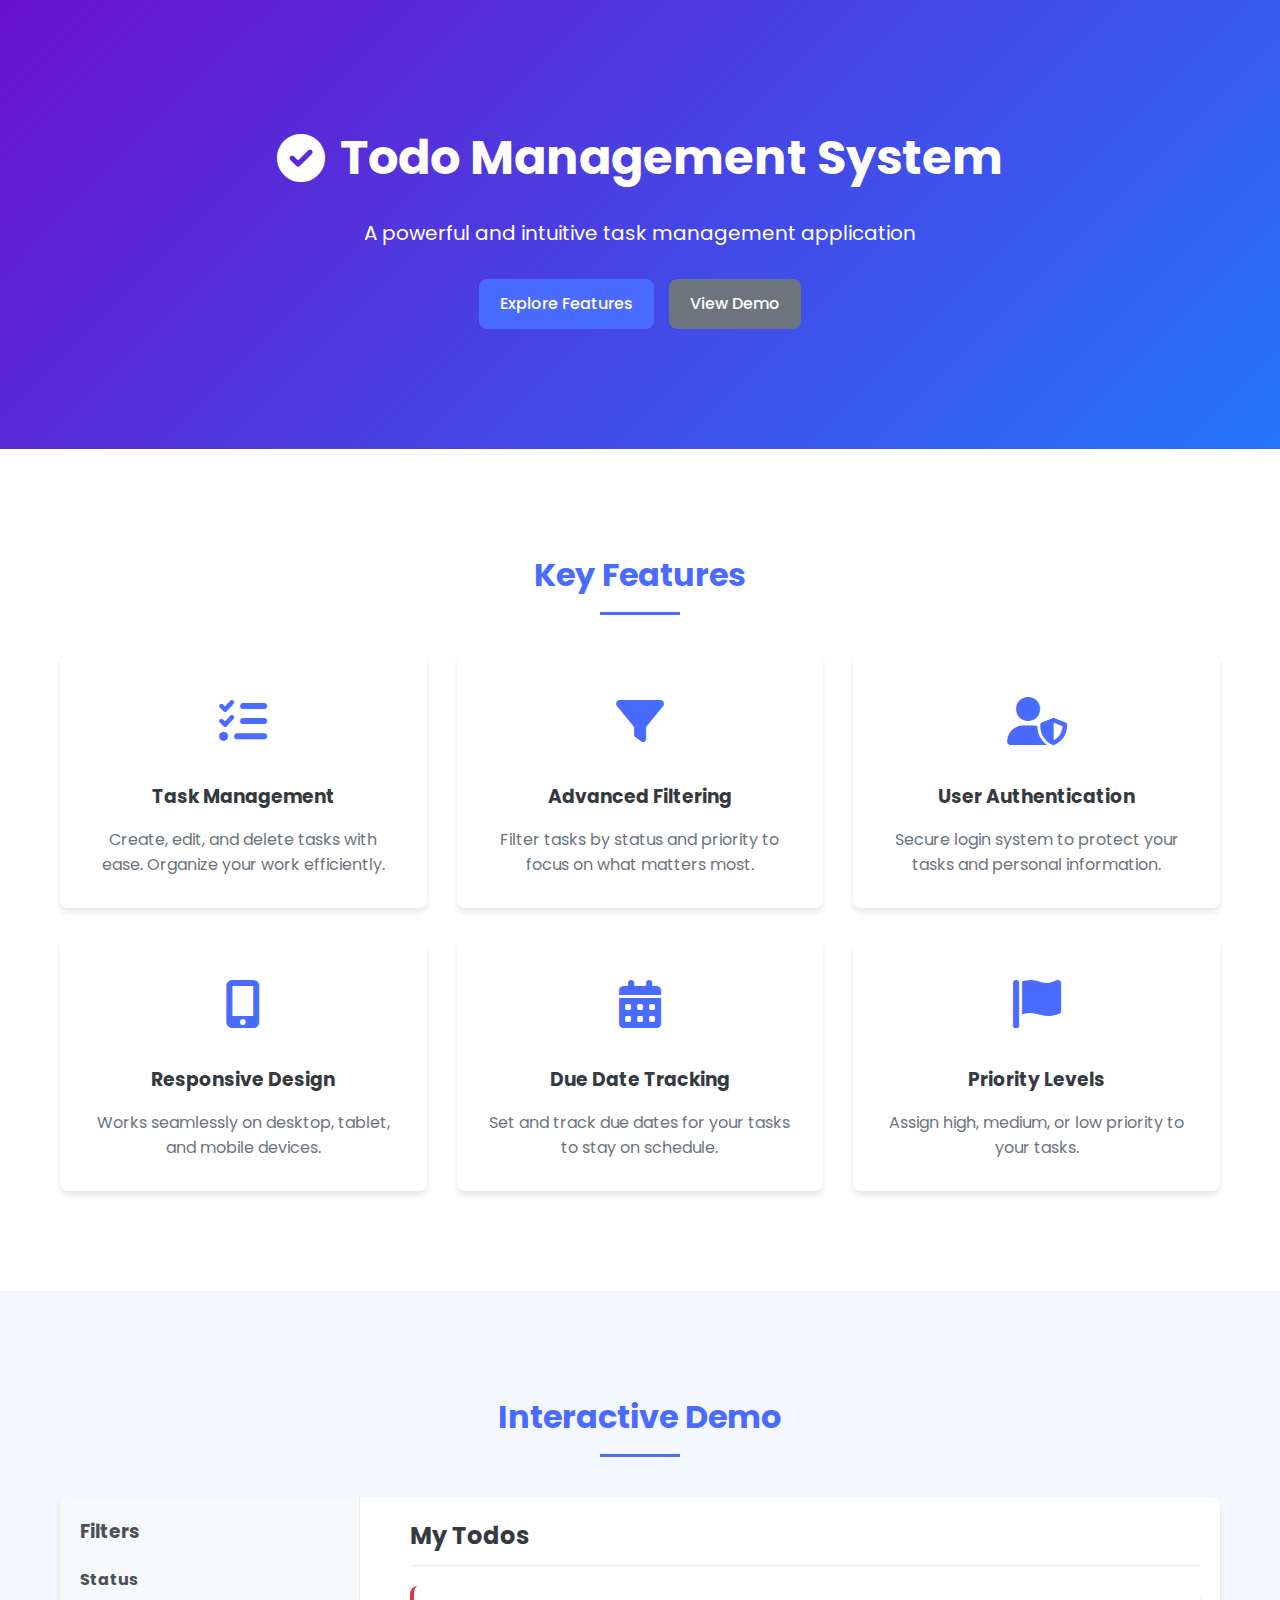
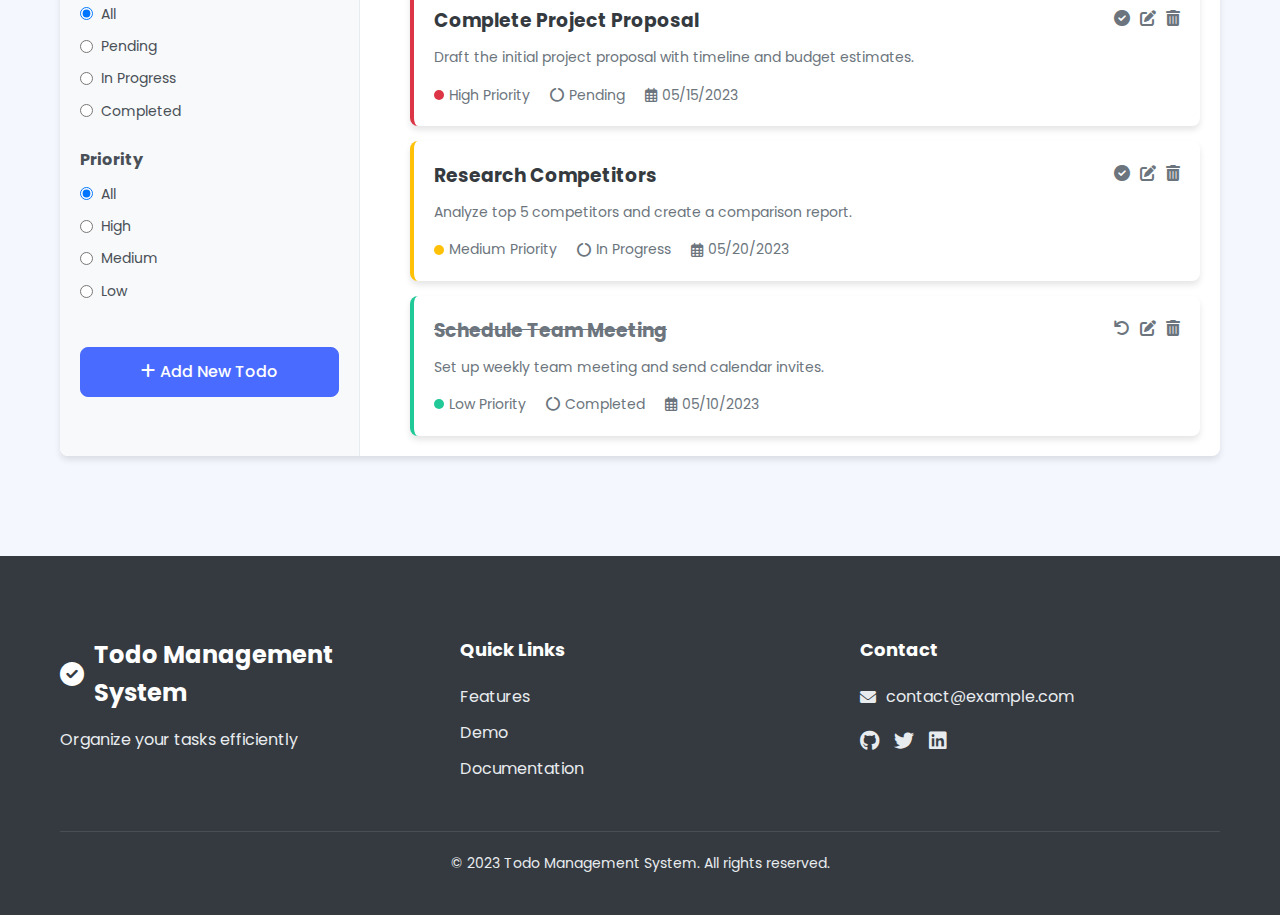
<file: index.html>
<!DOCTYPE html>
<html lang="en">
<head>
    <meta charset="UTF-8">
    <meta name="viewport" content="width=device-width, initial-scale=1.0">
    <title>Todo Management System</title>
    <!-- Theme Color -->
    <meta name="theme-color" content="#4a6bff">
    <!-- Favicon -->
    <link rel="icon" href="github-pages/images/favicon.ico">
    <link rel="icon" type="image/svg+xml" href="github-pages/images/favicon.svg">
    <link rel="icon" type="image/png" href="github-pages/images/favicon.png">
    <link rel="apple-touch-icon" href="github-pages/images/favicon.png">
    <!-- Web App Manifest -->
    <link rel="manifest" href="github-pages/manifest.json">
    <!-- Styles -->
    <link rel="stylesheet" href="https://cdnjs.cloudflare.com/ajax/libs/font-awesome/6.0.0/css/all.min.css">
    <link href="https://fonts.googleapis.com/css2?family=Poppins:wght@300;400;500;600;700&display=swap" rel="stylesheet">
    <link rel="stylesheet" href="github-pages/style.css">
</head>
<body>
    <header class="hero">
        <div class="container">
            <h1><i class="fas fa-check-circle"></i> Todo Management System</h1>
            <p>A powerful and intuitive task management application</p>
            <div class="cta-buttons">
                <a href="#features" class="btn btn-primary">Explore Features</a>
                <a href="#demo" class="btn btn-secondary">View Demo</a>
            </div>
        </div>
    </header>

    <section id="features" class="features">
        <div class="container">
            <h2 class="section-title">Key Features</h2>
            <div class="feature-grid">
                <div class="feature-card">
                    <div class="feature-icon">
                        <i class="fas fa-tasks"></i>
                    </div>
                    <h3>Task Management</h3>
                    <p>Create, edit, and delete tasks with ease. Organize your work efficiently.</p>
                </div>
                <div class="feature-card">
                    <div class="feature-icon">
                        <i class="fas fa-filter"></i>
                    </div>
                    <h3>Advanced Filtering</h3>
                    <p>Filter tasks by status and priority to focus on what matters most.</p>
                </div>
                <div class="feature-card">
                    <div class="feature-icon">
                        <i class="fas fa-user-shield"></i>
                    </div>
                    <h3>User Authentication</h3>
                    <p>Secure login system to protect your tasks and personal information.</p>
                </div>
                <div class="feature-card">
                    <div class="feature-icon">
                        <i class="fas fa-mobile-alt"></i>
                    </div>
                    <h3>Responsive Design</h3>
                    <p>Works seamlessly on desktop, tablet, and mobile devices.</p>
                </div>
                <div class="feature-card">
                    <div class="feature-icon">
                        <i class="fas fa-calendar-alt"></i>
                    </div>
                    <h3>Due Date Tracking</h3>
                    <p>Set and track due dates for your tasks to stay on schedule.</p>
                </div>
                <div class="feature-card">
                    <div class="feature-icon">
                        <i class="fas fa-flag"></i>
                    </div>
                    <h3>Priority Levels</h3>
                    <p>Assign high, medium, or low priority to your tasks.</p>
                </div>
            </div>
        </div>
    </section>

    <section id="demo" class="demo">
        <div class="container">
            <h2 class="section-title">Interactive Demo</h2>
            <div class="demo-container">
                <div class="demo-sidebar">
                    <h3>Filters</h3>
                    
                    <div class="filter-section">
                        <h4>Status</h4>
                        <div class="filter-options">
                            <div class="filter-option">
                                <input type="radio" id="status-all" name="status-filter" value="all" checked>
                                <label for="status-all">All</label>
                            </div>
                            <div class="filter-option">
                                <input type="radio" id="status-pending" name="status-filter" value="pending">
                                <label for="status-pending">Pending</label>
                            </div>
                            <div class="filter-option">
                                <input type="radio" id="status-in-progress" name="status-filter" value="in_progress">
                                <label for="status-in-progress">In Progress</label>
                            </div>
                            <div class="filter-option">
                                <input type="radio" id="status-completed" name="status-filter" value="completed">
                                <label for="status-completed">Completed</label>
                            </div>
                        </div>
                    </div>
                    
                    <div class="filter-section">
                        <h4>Priority</h4>
                        <div class="filter-options">
                            <div class="filter-option">
                                <input type="radio" id="priority-all" name="priority-filter" value="all" checked>
                                <label for="priority-all">All</label>
                            </div>
                            <div class="filter-option">
                                <input type="radio" id="priority-high" name="priority-filter" value="high">
                                <label for="priority-high">High</label>
                            </div>
                            <div class="filter-option">
                                <input type="radio" id="priority-medium" name="priority-filter" value="medium">
                                <label for="priority-medium">Medium</label>
                            </div>
                            <div class="filter-option">
                                <input type="radio" id="priority-low" name="priority-filter" value="low">
                                <label for="priority-low">Low</label>
                            </div>
                        </div>
                    </div>
                    
                    <button id="add-todo-btn" class="btn btn-primary add-todo-btn">
                        <i class="fas fa-plus"></i> Add New Todo
                    </button>
                </div>
                
                <div class="demo-content">
                    <div class="todo-header">
                        <h2>My Todos</h2>
                    </div>
                    
                    <div id="todo-list" class="todo-list">
                        <!-- Sample Todo Items for Demo -->
                        <div class="todo-item pending high-priority">
                            <div class="todo-content">
                                <h3 class="todo-title">Complete Project Proposal</h3>
                                <p class="todo-description">Draft the initial project proposal with timeline and budget estimates.</p>
                                <div class="todo-details">
                                    <div class="todo-priority">
                                        <span class="priority-indicator priority-high"></span>
                                        <span>High Priority</span>
                                    </div>
                                    <div class="todo-status">
                                        <i class="fas fa-circle-notch"></i>
                                        <span>Pending</span>
                                    </div>
                                    <div class="todo-due-date">
                                        <i class="far fa-calendar-alt"></i>
                                        <span>05/15/2023</span>
                                    </div>
                                </div>
                            </div>
                            <div class="todo-actions">
                                <button class="action-btn complete" title="Mark as Completed">
                                    <i class="fas fa-check-circle"></i>
                                </button>
                                <button class="action-btn edit" title="Edit Todo">
                                    <i class="fas fa-edit"></i>
                                </button>
                                <button class="action-btn delete" title="Delete Todo">
                                    <i class="fas fa-trash-alt"></i>
                                </button>
                            </div>
                        </div>
                        
                        <div class="todo-item in-progress medium-priority">
                            <div class="todo-content">
                                <h3 class="todo-title">Research Competitors</h3>
                                <p class="todo-description">Analyze top 5 competitors and create a comparison report.</p>
                                <div class="todo-details">
                                    <div class="todo-priority">
                                        <span class="priority-indicator priority-medium"></span>
                                        <span>Medium Priority</span>
                                    </div>
                                    <div class="todo-status">
                                        <i class="fas fa-circle-notch"></i>
                                        <span>In Progress</span>
                                    </div>
                                    <div class="todo-due-date">
                                        <i class="far fa-calendar-alt"></i>
                                        <span>05/20/2023</span>
                                    </div>
                                </div>
                            </div>
                            <div class="todo-actions">
                                <button class="action-btn complete" title="Mark as Completed">
                                    <i class="fas fa-check-circle"></i>
                                </button>
                                <button class="action-btn edit" title="Edit Todo">
                                    <i class="fas fa-edit"></i>
                                </button>
                                <button class="action-btn delete" title="Delete Todo">
                                    <i class="fas fa-trash-alt"></i>
                                </button>
                            </div>
                        </div>
                        
                        <div class="todo-item completed low-priority">
                            <div class="todo-content">
                                <h3 class="todo-title">Schedule Team Meeting</h3>
                                <p class="todo-description">Set up weekly team meeting and send calendar invites.</p>
                                <div class="todo-details">
                                    <div class="todo-priority">
                                        <span class="priority-indicator priority-low"></span>
                                        <span>Low Priority</span>
                                    </div>
                                    <div class="todo-status">
                                        <i class="fas fa-circle-notch"></i>
                                        <span>Completed</span>
                                    </div>
                                    <div class="todo-due-date">
                                        <i class="far fa-calendar-alt"></i>
                                        <span>05/10/2023</span>
                                    </div>
                                </div>
                            </div>
                            <div class="todo-actions">
                                <button class="action-btn pending" title="Mark as Pending">
                                    <i class="fas fa-undo"></i>
                                </button>
                                <button class="action-btn edit" title="Edit Todo">
                                    <i class="fas fa-edit"></i>
                                </button>
                                <button class="action-btn delete" title="Delete Todo">
                                    <i class="fas fa-trash-alt"></i>
                                </button>
                            </div>
                        </div>
                    </div>
                </div>
            </div>
        </div>
    </section>

    <footer class="footer">
        <div class="container">
            <div class="footer-content">
                <div class="footer-logo">
                    <h2><i class="fas fa-check-circle"></i> Todo Management System</h2>
                    <p>Organize your tasks efficiently</p>
                </div>
                <div class="footer-links">
                    <h3>Quick Links</h3>
                    <ul>
                        <li><a href="#features">Features</a></li>
                        <li><a href="#demo">Demo</a></li>
                        <li><a href="#" target="_blank">Documentation</a></li>
                    </ul>
                </div>
                <div class="footer-contact">
                    <h3>Contact</h3>
                    <p><i class="fas fa-envelope"></i> contact@example.com</p>
                    <div class="social-links">
                        <a href="#" target="_blank"><i class="fab fa-github"></i></a>
                        <a href="#" target="_blank"><i class="fab fa-twitter"></i></a>
                        <a href="#" target="_blank"><i class="fab fa-linkedin"></i></a>
                    </div>
                </div>
            </div>
            <div class="footer-bottom">
                <p>&copy; 2023 Todo Management System. All rights reserved.</p>
            </div>
        </div>
    </footer>

    <!-- Add Todo Modal -->
    <div id="add-todo-modal" class="modal">
        <div class="modal-content">
            <button id="close-add-modal" class="close-modal">&times;</button>
            <div class="modal-header">
                <h3><i class="fas fa-plus-circle"></i> Add New Todo</h3>
            </div>
            <form id="add-todo-form">
                <div class="form-group">
                    <label for="title">Title</label>
                    <input type="text" id="title" name="title" class="form-control" required>
                </div>
                <div class="form-group">
                    <label for="description">Description</label>
                    <textarea id="description" name="description" class="form-control" rows="3"></textarea>
                </div>
                <div class="form-group">
                    <label for="priority">Priority</label>
                    <select id="priority" name="priority" class="form-control">
                        <option value="medium">Medium</option>
                        <option value="high">High</option>
                        <option value="low">Low</option>
                    </select>
                </div>
                <div class="form-group">
                    <label for="due-date">Due Date</label>
                    <input type="date" id="due-date" name="due_date" class="form-control">
                </div>
                <div class="modal-footer">
                    <button type="button" id="cancel-add" class="btn btn-secondary">Cancel</button>
                    <button type="submit" class="btn btn-primary">Add Todo</button>
                </div>
            </form>
        </div>
    </div>
    
    <!-- Edit Todo Modal -->
    <div id="edit-todo-modal" class="modal">
        <div class="modal-content">
            <button id="close-edit-modal" class="close-modal">&times;</button>
            <div class="modal-header">
                <h3><i class="fas fa-edit"></i> Edit Todo</h3>
            </div>
            <form id="edit-todo-form">
                <input type="hidden" id="edit-todo-id" name="todo_id">
                <div class="form-group">
                    <label for="edit-title">Title</label>
                    <input type="text" id="edit-title" name="title" class="form-control" required>
                </div>
                <div class="form-group">
                    <label for="edit-description">Description</label>
                    <textarea id="edit-description" name="description" class="form-control" rows="3"></textarea>
                </div>
                <div class="form-group">
                    <label for="edit-status">Status</label>
                    <select id="edit-status" name="status" class="form-control">
                        <option value="pending">Pending</option>
                        <option value="in_progress">In Progress</option>
                        <option value="completed">Completed</option>
                    </select>
                </div>
                <div class="form-group">
                    <label for="edit-priority">Priority</label>
                    <select id="edit-priority" name="priority" class="form-control">
                        <option value="medium">Medium</option>
                        <option value="high">High</option>
                        <option value="low">Low</option>
                    </select>
                </div>
                <div class="form-group">
                    <label for="edit-due-date">Due Date</label>
                    <input type="date" id="edit-due-date" name="due_date" class="form-control">
                </div>
                <div class="modal-footer">
                    <button type="button" id="cancel-edit" class="btn btn-secondary">Cancel</button>
                    <button type="submit" class="btn btn-warning">Update Todo</button>
                </div>
            </form>
        </div>
    </div>

    <script src="github-pages/script.js"></script>
</body>
</html>
</file>
<file: github-pages/style.css>
:root {
    --primary-color: #4a6bff;
    --primary-dark: #3a56cc;
    --secondary-color: #ff6b6b;
    --success-color: #20c997;
    --warning-color: #ffc107;
    --danger-color: #dc3545;
    --light-color: #f8f9fa;
    --dark-color: #343a40;
    --gray-color: #6c757d;
    --gray-light: #e9ecef;
    --gray-dark: #495057;
    --body-bg: #f5f7ff;
    --card-bg: #ffffff;
    --shadow: 0 4px 6px rgba(0, 0, 0, 0.1);
    --border-radius: 8px;
    --transition: all 0.3s ease;
}

* {
    margin: 0;
    padding: 0;
    box-sizing: border-box;
    font-family: 'Poppins', sans-serif;
}

body {
    background-color: var(--body-bg);
    color: var(--dark-color);
    line-height: 1.6;
    min-height: 100vh;
}

.container {
    max-width: 1200px;
    margin: 0 auto;
    padding: 20px;
}

.btn {
    display: inline-block;
    font-weight: 500;
    text-align: center;
    white-space: nowrap;
    vertical-align: middle;
    user-select: none;
    border: 1px solid transparent;
    padding: 12px 20px;
    font-size: 16px;
    line-height: 1.5;
    border-radius: var(--border-radius);
    transition: var(--transition);
    cursor: pointer;
    text-decoration: none;
}

.btn-primary {
    color: #fff;
    background-color: var(--primary-color);
    border-color: var(--primary-color);
}

.btn-primary:hover {
    background-color: var(--primary-dark);
    border-color: var(--primary-dark);
}

.btn-secondary {
    color: #fff;
    background-color: var(--gray-color);
    border-color: var(--gray-color);
}

.btn-secondary:hover {
    background-color: var(--gray-dark);
    border-color: var(--gray-dark);
}

.btn-warning {
    color: #212529;
    background-color: var(--warning-color);
    border-color: var(--warning-color);
}

.section-title {
    text-align: center;
    margin-bottom: 40px;
    color: var(--primary-color);
    font-size: 32px;
    position: relative;
    padding-bottom: 15px;
}

.section-title::after {
    content: '';
    position: absolute;
    bottom: 0;
    left: 50%;
    transform: translateX(-50%);
    width: 80px;
    height: 3px;
    background-color: var(--primary-color);
}

/* Hero Section */
.hero {
    background: linear-gradient(135deg, #6a11cb 0%, #2575fc 100%);
    color: white;
    padding: 100px 0;
    text-align: center;
}

.hero h1 {
    font-size: 48px;
    margin-bottom: 20px;
    display: flex;
    align-items: center;
    justify-content: center;
    gap: 15px;
}

.hero p {
    font-size: 20px;
    margin-bottom: 30px;
    max-width: 700px;
    margin-left: auto;
    margin-right: auto;
}

.cta-buttons {
    display: flex;
    gap: 15px;
    justify-content: center;
}

/* Features Section */
.features {
    padding: 80px 0;
    background-color: white;
}

.feature-grid {
    display: grid;
    grid-template-columns: repeat(auto-fill, minmax(300px, 1fr));
    gap: 30px;
}

.feature-card {
    background-color: var(--card-bg);
    border-radius: var(--border-radius);
    box-shadow: var(--shadow);
    padding: 30px;
    text-align: center;
    transition: var(--transition);
}

.feature-card:hover {
    transform: translateY(-5px);
    box-shadow: 0 10px 20px rgba(0, 0, 0, 0.1);
}

.feature-icon {
    font-size: 48px;
    color: var(--primary-color);
    margin-bottom: 20px;
}

.feature-card h3 {
    margin-bottom: 15px;
    color: var(--dark-color);
}

.feature-card p {
    color: var(--gray-color);
}

/* Demo Section */
.demo {
    padding: 80px 0;
    background-color: var(--body-bg);
}

.demo-container {
    display: grid;
    grid-template-columns: 300px 1fr;
    gap: 30px;
    background-color: var(--card-bg);
    border-radius: var(--border-radius);
    box-shadow: var(--shadow);
    overflow: hidden;
}

.demo-sidebar {
    background-color: var(--light-color);
    padding: 20px;
    border-right: 1px solid var(--gray-light);
}

.demo-sidebar h3 {
    margin-bottom: 20px;
    color: var(--gray-dark);
}

.filter-section {
    margin-bottom: 25px;
}

.filter-section h4 {
    margin-bottom: 10px;
    color: var(--gray-dark);
    font-size: 16px;
}

.filter-options {
    display: flex;
    flex-direction: column;
    gap: 10px;
}

.filter-option {
    display: flex;
    align-items: center;
    gap: 8px;
}

.filter-option input[type="radio"] {
    margin: 0;
}

.filter-option label {
    font-size: 14px;
    color: var(--gray-dark);
    cursor: pointer;
}

.add-todo-btn {
    width: 100%;
    margin-top: 20px;
}

.demo-content {
    padding: 20px;
}

.todo-header {
    margin-bottom: 20px;
    padding-bottom: 10px;
    border-bottom: 1px solid var(--gray-light);
}

.todo-header h2 {
    color: var(--dark-color);
}

.todo-list {
    display: flex;
    flex-direction: column;
    gap: 15px;
}

.todo-item {
    display: flex;
    justify-content: space-between;
    background-color: var(--card-bg);
    border-radius: var(--border-radius);
    box-shadow: var(--shadow);
    padding: 20px;
    border-left: 4px solid transparent;
    transition: var(--transition);
}

.todo-item:hover {
    transform: translateY(-2px);
    box-shadow: 0 6px 12px rgba(0, 0, 0, 0.1);
}

.todo-item.completed {
    border-left-color: var(--success-color);
}

.todo-item.in-progress {
    border-left-color: var(--warning-color);
}

.todo-item.high-priority {
    border-left-color: var(--danger-color);
}

.todo-item.medium-priority {
    border-left-color: var(--warning-color);
}

.todo-item.low-priority {
    border-left-color: var(--success-color);
}

.todo-content {
    flex: 1;
}

.todo-title {
    margin-bottom: 10px;
    color: var(--dark-color);
}

.todo-item.completed .todo-title {
    text-decoration: line-through;
    color: var(--gray-color);
}

.todo-description {
    color: var(--gray-color);
    margin-bottom: 15px;
    font-size: 14px;
}

.todo-details {
    display: flex;
    gap: 20px;
    font-size: 14px;
    color: var(--gray-color);
}

.todo-priority, .todo-status, .todo-due-date {
    display: flex;
    align-items: center;
    gap: 5px;
}

.priority-indicator {
    display: inline-block;
    width: 10px;
    height: 10px;
    border-radius: 50%;
}

.priority-high {
    background-color: var(--danger-color);
}

.priority-medium {
    background-color: var(--warning-color);
}

.priority-low {
    background-color: var(--success-color);
}

.todo-actions {
    display: flex;
    gap: 10px;
    align-items: flex-start;
}

.action-btn {
    background: none;
    border: none;
    font-size: 16px;
    cursor: pointer;
    color: var(--gray-color);
    transition: var(--transition);
}

.action-btn:hover {
    transform: scale(1.1);
}

.action-btn.delete:hover {
    color: var(--danger-color);
}

.action-btn.edit:hover {
    color: var(--warning-color);
}

.action-btn.complete:hover {
    color: var(--success-color);
}

/* Installation Section */
.installation {
    padding: 80px 0;
    background-color: white;
}

.installation-steps {
    max-width: 800px;
    margin: 0 auto;
}

.step {
    display: flex;
    gap: 20px;
    margin-bottom: 30px;
}

.step-number {
    width: 40px;
    height: 40px;
    background-color: var(--primary-color);
    color: white;
    border-radius: 50%;
    display: flex;
    align-items: center;
    justify-content: center;
    font-weight: bold;
    flex-shrink: 0;
}

.step-content {
    flex: 1;
}

.step-content h3 {
    margin-bottom: 10px;
    color: var(--dark-color);
}

.step-content p {
    color: var(--gray-color);
}

.step-content pre {
    background-color: var(--light-color);
    padding: 15px;
    border-radius: var(--border-radius);
    overflow-x: auto;
    margin-top: 10px;
}

/* Screenshots Section */
.screenshots {
    padding: 80px 0;
    background-color: var(--body-bg);
}

.screenshot-grid {
    display: grid;
    grid-template-columns: repeat(auto-fill, minmax(250px, 1fr));
    gap: 30px;
}

.screenshot {
    background-color: var(--card-bg);
    border-radius: var(--border-radius);
    box-shadow: var(--shadow);
    overflow: hidden;
    transition: var(--transition);
}

.screenshot:hover {
    transform: translateY(-5px);
    box-shadow: 0 10px 20px rgba(0, 0, 0, 0.1);
}

.screenshot-img {
    width: 100%;
    height: 180px;
    object-fit: cover;
    border-bottom: 1px solid var(--gray-light);
}

.screenshot p {
    padding: 15px;
    text-align: center;
    color: var(--gray-dark);
}

/* Footer */
.footer {
    background-color: var(--dark-color);
    color: white;
    padding: 60px 0 20px;
}

.footer-content {
    display: grid;
    grid-template-columns: repeat(auto-fit, minmax(250px, 1fr));
    gap: 40px;
    margin-bottom: 40px;
}

.footer-logo h2 {
    font-size: 24px;
    margin-bottom: 15px;
    display: flex;
    align-items: center;
    gap: 10px;
}

.footer-logo p {
    color: var(--gray-light);
}

.footer-links h3, .footer-contact h3 {
    margin-bottom: 20px;
    font-size: 18px;
}

.footer-links ul {
    list-style: none;
}

.footer-links li {
    margin-bottom: 10px;
}

.footer-links a {
    color: var(--gray-light);
    text-decoration: none;
    transition: var(--transition);
}

.footer-links a:hover {
    color: white;
}

.footer-contact p {
    margin-bottom: 15px;
    color: var(--gray-light);
    display: flex;
    align-items: center;
    gap: 10px;
}

.social-links {
    display: flex;
    gap: 15px;
}

.social-links a {
    color: var(--gray-light);
    font-size: 20px;
    transition: var(--transition);
}

.social-links a:hover {
    color: white;
}

.footer-bottom {
    text-align: center;
    padding-top: 20px;
    border-top: 1px solid rgba(255, 255, 255, 0.1);
    color: var(--gray-light);
    font-size: 14px;
}

/* Modal Styles */
.modal {
    display: none;
    position: fixed;
    top: 0;
    left: 0;
    width: 100%;
    height: 100%;
    background-color: rgba(0, 0, 0, 0.5);
    z-index: 1000;
    justify-content: center;
    align-items: center;
    opacity: 0;
    transition: opacity 0.3s ease;
}

.modal.show {
    display: flex;
    opacity: 1;
}

.modal-content {
    background-color: var(--card-bg);
    border-radius: var(--border-radius);
    box-shadow: var(--shadow);
    width: 100%;
    max-width: 500px;
    position: relative;
    padding: 20px;
    max-height: 90vh;
    overflow-y: auto;
}

.modal-header {
    margin-bottom: 20px;
}

.modal-header h3 {
    color: var(--primary-color);
    display: flex;
    align-items: center;
    gap: 10px;
}

.close-modal {
    position: absolute;
    top: 15px;
    right: 15px;
    background: none;
    border: none;
    font-size: 24px;
    cursor: pointer;
    color: var(--gray-color);
    transition: var(--transition);
}

.close-modal:hover {
    color: var(--danger-color);
}

.modal-footer {
    display: flex;
    justify-content: flex-end;
    gap: 10px;
    margin-top: 20px;
}

.form-group {
    margin-bottom: 20px;
}

.form-group label {
    display: block;
    margin-bottom: 8px;
    font-weight: 500;
    color: var(--gray-dark);
}

.form-control {
    width: 100%;
    padding: 12px 15px;
    border: 1px solid var(--gray-light);
    border-radius: var(--border-radius);
    font-size: 16px;
    transition: var(--transition);
}

.form-control:focus {
    border-color: var(--primary-color);
    outline: none;
    box-shadow: 0 0 0 3px rgba(74, 107, 255, 0.25);
}

/* Notification Styles */
.notification {
    position: fixed;
    bottom: 20px;
    right: 20px;
    background-color: white;
    border-radius: var(--border-radius);
    box-shadow: 0 4px 12px rgba(0, 0, 0, 0.15);
    padding: 15px 20px;
    display: flex;
    align-items: center;
    transform: translateY(100px);
    opacity: 0;
    transition: all 0.3s ease;
    z-index: 2000;
    max-width: 350px;
}

.notification.show {
    transform: translateY(0);
    opacity: 1;
}

.notification.success {
    border-left: 4px solid var(--success-color);
}

.notification.error {
    border-left: 4px solid var(--danger-color);
}

.notification-content {
    display: flex;
    align-items: center;
    gap: 10px;
}

.notification-content i {
    font-size: 20px;
}

.notification.success i {
    color: var(--success-color);
}

.notification.error i {
    color: var(--danger-color);
}

.notification-content span {
    font-size: 14px;
    color: var(--dark-color);
}

/* Responsive Styles */
@media (max-width: 768px) {
    .demo-container {
        grid-template-columns: 1fr;
    }
    
    .hero h1 {
        font-size: 36px;
    }
    
    .hero p {
        font-size: 18px;
    }
    
    .cta-buttons {
        flex-direction: column;
        gap: 10px;
    }
    
    .todo-item {
        flex-direction: column;
    }
    
    .todo-actions {
        margin-top: 15px;
        justify-content: flex-end;
    }
    
    .todo-details {
        flex-direction: column;
        gap: 10px;
    }
    
    .footer-content {
        grid-template-columns: 1fr;
    }
    
    .notification {
        left: 20px;
        right: 20px;
        max-width: calc(100% - 40px);
    }
}
</file>
